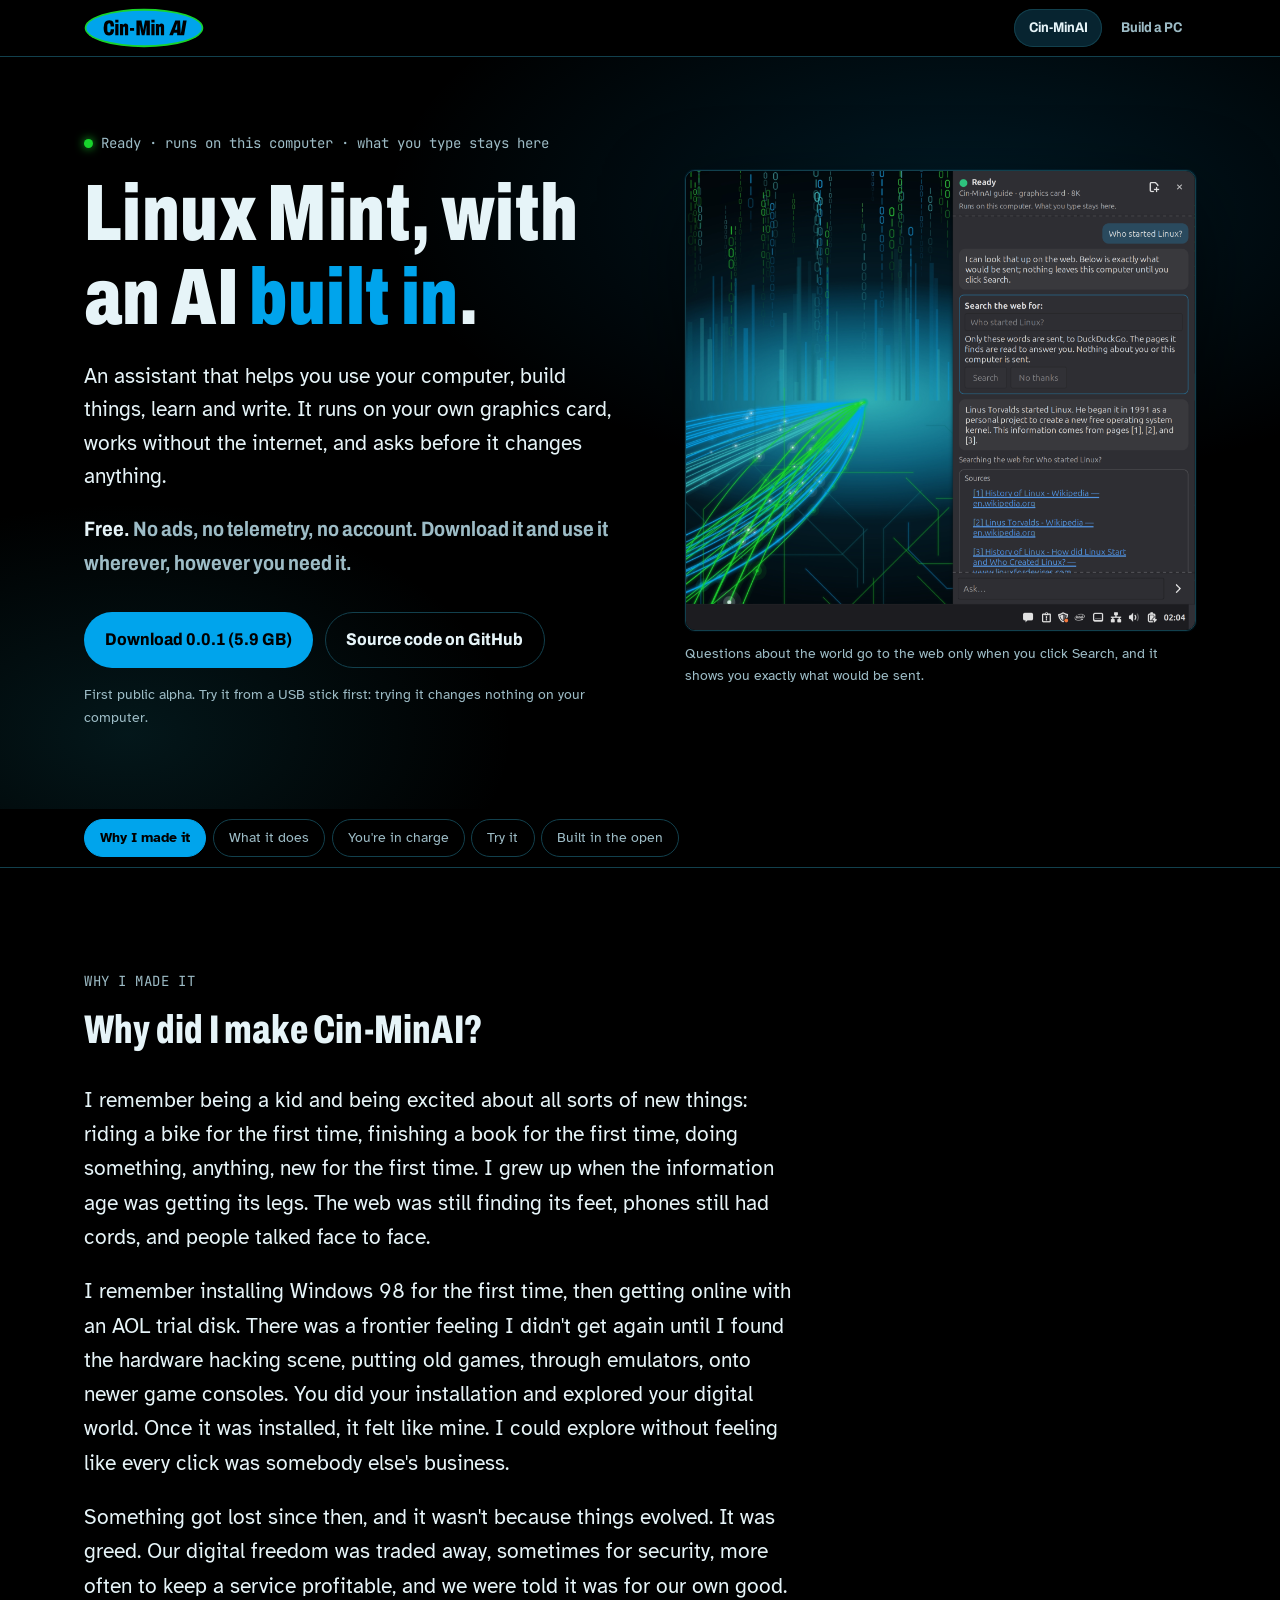
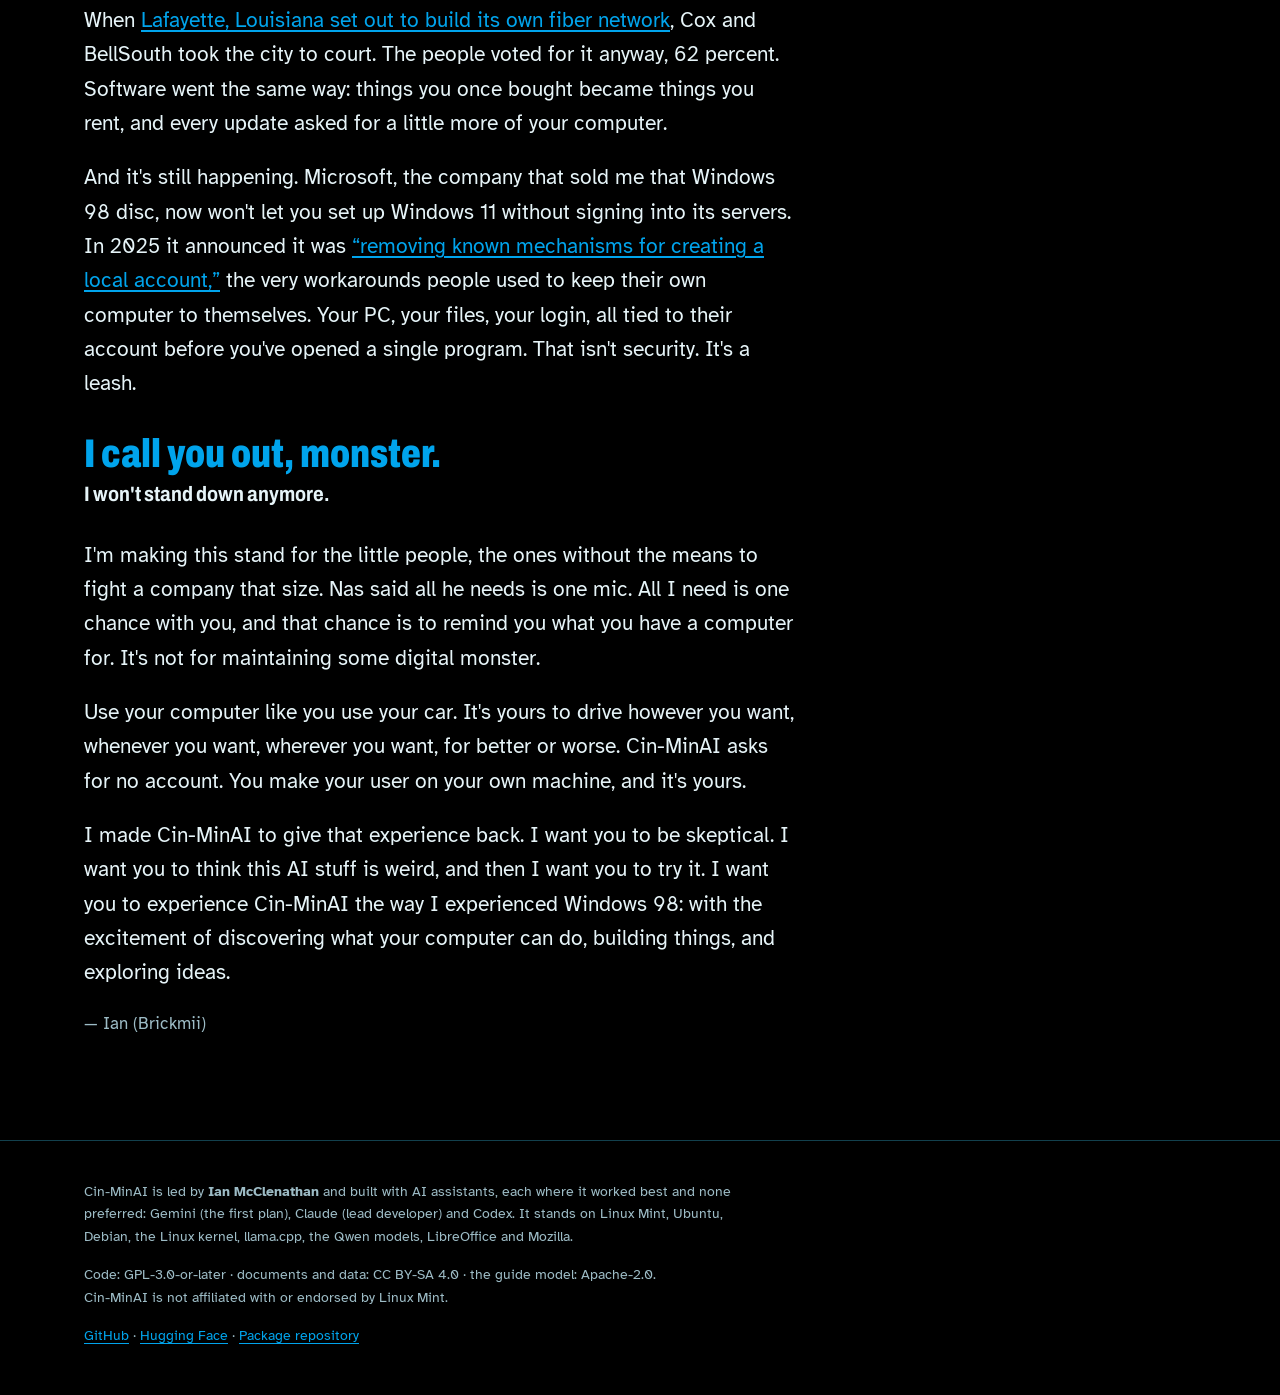
<file: index.html>
<!doctype html>
<html lang="en">
<head>
<meta charset="utf-8">
<meta name="viewport" content="width=device-width, initial-scale=1, viewport-fit=cover">
<link rel="icon" href="img/logo.svg" type="image/svg+xml">
<meta property="og:title" content="Cin-MinAI">
<meta property="og:description" content="Linux Mint with an AI assistant built in. It runs on your own graphics card. Free, no ads, no telemetry, no account.">
<meta property="og:image" content="https://cinminai.com/img/sidebar-web-search.png">
<meta property="og:url" content="https://cinminai.com/">
<link rel="canonical" href="https://cinminai.com/">
<title>Cin-MinAI</title>
<meta name="description" content="Linux Mint with an AI assistant built in. It runs on your own graphics card. Free, no ads, no telemetry, no account.">
<link rel="preconnect" href="https://fonts.googleapis.com">
<link rel="preconnect" href="https://fonts.gstatic.com" crossorigin>
<link rel="stylesheet" href="tabs.css">
<link rel="stylesheet" href="https://fonts.googleapis.com/css2?family=Archivo:wdth,wght@62..125,400..900&family=Atkinson+Hyperlegible:ital,wght@0,400;0,700;1,400&family=JetBrains+Mono:wght@400;600&display=swap">
<style>
/* Layout: the page reads like the desktop it describes. A dark "space" ground, the sidebar's own status line as the
   recurring motif, real screenshots as the evidence, and one condensed display face taken from the logo. */
:root {
  --void: #000000;          /* logo background, boot screens */
  --panel: #02141C;         /* deep panel: the sidebar's ground */
  --raised: #072430;        /* one step up from the panel */
  --line: #12404D;          /* circuit-teal hairlines */
  --signal: #00A4EC;        /* the brand colour */
  --ready: #18D42C;         /* only for "ready" dots, as in the real sidebar */
  --glow: #34B5B8;          /* hover and focus */
  --text: #E6F4F8;
  --muted: #9DBCC6;
  --on-signal: #000000;
  --display: "Archivo", "Arial Narrow", "Helvetica Neue", Arial, sans-serif;
  --body: "Atkinson Hyperlegible", "Segoe UI", Verdana, sans-serif;
  --mono: "JetBrains Mono", "DejaVu Sans Mono", Consolas, monospace;
  --step--1: 0.875rem; --step-0: 1.0625rem; --step-1: 1.3rem; --step-2: 1.75rem; --step-3: 2.5rem; --step-4: clamp(2.6rem, 7vw, 5rem);
  color-scheme: dark;
}
*, *::before, *::after { box-sizing: border-box; }
html { background: var(--void); }
body { margin: 0; background: var(--void); color: var(--text); font: 400 var(--step-0)/1.6 var(--body); }
a { color: var(--signal); text-underline-offset: 3px; }
a:hover { color: var(--glow); }
a:focus-visible, .btn:focus-visible { outline: 2px solid var(--glow); outline-offset: 3px; border-radius: 4px; }
img { max-width: 100%; height: auto; display: block; }
.wrap { max-width: 72rem; margin: 0 auto; padding-inline: 20px; }
h1, h2, h3 { font-family: var(--display); font-stretch: 70%; font-weight: 800; line-height: 1.05; text-wrap: balance; margin: 0; letter-spacing: 0.005em; }
h2 { font-size: var(--step-3); }
h3 { font-size: var(--step-1); font-stretch: 85%; font-weight: 750; line-height: 1.2; }
p { margin: 0; max-width: 65ch; }
.eyebrow { font-family: var(--mono); font-size: var(--step--1); color: var(--muted); letter-spacing: 0.04em; }
.status { display: inline-flex; align-items: center; gap: 0.55em; font-family: var(--mono); font-size: var(--step--1); color: var(--muted); }
.status::before { content: ""; width: 0.65em; height: 0.65em; border-radius: 50%; background: var(--ready); box-shadow: 0 0 10px var(--ready); flex: none; }
.status.lab::before { background: transparent; border: 2px solid var(--signal); box-shadow: none; }
section { padding-block: clamp(3.5rem, 8vw, 6.5rem); }
section + section { border-top: 1px solid var(--line); }

/* hero */
.hero { padding-block: clamp(2.5rem, 6vw, 4.5rem) clamp(3rem, 7vw, 5rem); background:
  radial-gradient(60rem 30rem at 75% 20%, rgba(0,164,236,0.16), transparent 60%),
  radial-gradient(40rem 24rem at 10% 90%, rgba(16,105,121,0.22), transparent 60%), var(--void); }
.top { display: flex; align-items: center; justify-content: space-between; gap: 1rem; flex-wrap: wrap; margin-bottom: clamp(2rem, 6vw, 4rem); }
.top img { width: 9.5rem; }
.top nav { display: flex; gap: 1.25rem; flex-wrap: wrap; font-size: var(--step--1); }
.top nav a { color: var(--muted); text-decoration: none; }
.top nav a:hover { color: var(--text); }
.hero-grid { display: grid; grid-template-columns: minmax(0, 1.05fr) minmax(0, 1fr); gap: clamp(2rem, 5vw, 4rem); align-items: center; }
.hero h1 { font-size: var(--step-4); font-weight: 850; }
.hero h1 em { font-style: normal; color: var(--signal); }
.lede { margin-top: 1.25rem; font-size: var(--step-1); color: var(--text); }
.promise { margin-top: 1.25rem; font-family: var(--display); font-stretch: 85%; font-weight: 700; font-size: var(--step-1); color: var(--muted); }
.promise b { color: var(--text); }
.actions { margin-top: 2rem; display: flex; gap: 0.75rem; flex-wrap: wrap; }
.btn { display: inline-flex; align-items: center; gap: 0.5rem; padding: 0.85rem 1.3rem; border-radius: 999px; font-family: var(--display); font-stretch: 90%; font-weight: 750; font-size: var(--step-0); text-decoration: none; }
.btn.primary { background: var(--signal); color: var(--on-signal); }
.btn.primary:hover { background: var(--glow); color: var(--on-signal); }
.btn.ghost { border: 1px solid var(--line); color: var(--text); }
.btn.ghost:hover { border-color: var(--glow); color: var(--text); }
.note { margin-top: 1rem; font-size: var(--step--1); color: var(--muted); }
.shot { border-radius: 10px; border: 1px solid var(--line); box-shadow: 0 30px 80px rgba(0,0,0,0.55), 0 0 0 1px rgba(0,164,236,0.08); background: var(--panel); }
figcaption { margin-top: 0.75rem; font-size: var(--step--1); color: var(--muted); max-width: 60ch; }

/* why: Ian's own words, one readable column */
.why { display: grid; gap: 1.25rem; max-width: 65ch; }
.why p { font-size: var(--step-1); line-height: 1.65; }
.why .stand { font-family: var(--display); font-stretch: 75%; font-weight: 850; font-size: var(--step-3); line-height: 1.1; color: var(--signal); margin-block: 0.75rem; }
.why .stand span { display: block; margin-top: 0.4rem; font-size: var(--step-1); font-stretch: 85%; font-weight: 700; color: var(--text); }
.why .sign { font-size: var(--step-0); color: var(--muted); }

/* the assistants */
.assistants-head { display: grid; gap: 1rem; margin-bottom: 2.5rem; }
.assistants { display: grid; grid-template-columns: repeat(3, minmax(0, 1fr)); gap: 1.25rem; }
.card { background: var(--panel); border: 1px solid var(--line); border-radius: 12px; padding: 1.5rem; display: grid; gap: 0.85rem; align-content: start; min-width: 0; }
.card .ask { font-family: var(--mono); font-size: var(--step--1); color: var(--text); background: var(--raised); border-radius: 8px; padding: 0.7rem 0.85rem; border-left: 2px solid var(--signal); }
.card p { color: var(--muted); }
.card.lab { background: transparent; border-style: dashed; }

/* story strips */
.story { display: grid; gap: 2.5rem; }
.excerpt { margin: 0; max-width: 65ch; padding: 0.25rem 0 0.25rem 1.25rem; border-left: 3px solid var(--signal); }
.excerpt p { margin: 0; font-size: var(--step-1, 1.15rem); line-height: 1.65; }
.excerpt footer { margin-top: 0.9rem; font-size: var(--step--1); color: var(--muted); }
.story-head { display: grid; gap: 1rem; }
.steps { display: grid; grid-template-columns: repeat(2, minmax(0, 1fr)); gap: 2rem 1.5rem; counter-reset: step; }
.steps figure { margin: 0; min-width: 0; }
.steps figcaption { display: flex; gap: 0.6rem; align-items: baseline; }
.steps figcaption::before { counter-increment: step; content: counter(step); font-family: var(--mono); color: var(--signal); font-weight: 600; flex: none; }

/* principles */
.principles { display: grid; grid-template-columns: repeat(2, minmax(0, 1fr)); gap: 2rem 3rem; }
.principles div { display: grid; gap: 0.5rem; min-width: 0; }
.principles p { color: var(--muted); }

/* try it */
.try { display: grid; grid-template-columns: minmax(0, 1.2fr) minmax(0, 1fr); gap: clamp(2rem, 5vw, 4rem); }
.try ol { margin: 1.5rem 0 0; padding: 0; list-style: none; display: grid; gap: 1.1rem; counter-reset: t; }
.try li { display: grid; grid-template-columns: 2.2rem minmax(0, 1fr); gap: 0.75rem; }
.try li::before { counter-increment: t; content: counter(t); font-family: var(--display); font-stretch: 70%; font-weight: 850; font-size: var(--step-2); color: var(--signal); line-height: 1; }
.try li b { display: block; }
.try li span { color: var(--muted); }
.needs { background: var(--panel); border: 1px solid var(--line); border-radius: 12px; padding: 1.5rem; display: grid; gap: 1rem; align-content: start; }
.needs ul { margin: 0; padding-left: 1.1rem; display: grid; gap: 0.6rem; color: var(--muted); }
.needs li b { color: var(--text); }

/* built in the open */
.photos { display: grid; grid-template-columns: repeat(4, minmax(0, 1fr)); gap: 1.25rem; margin-top: 2.5rem; }
.photos figure { margin: 0; min-width: 0; }
.photos img { border-radius: 8px; border: 1px solid var(--line); aspect-ratio: 3 / 4; object-fit: cover; width: 100%; }
.open-links { margin-top: 2.5rem; display: flex; flex-wrap: wrap; gap: 0.75rem; }

footer { border-top: 1px solid var(--line); padding-block: 2.5rem 3rem; color: var(--muted); font-size: var(--step--1); }
footer .wrap { display: grid; gap: 1rem; }
.credits { max-width: 75ch; }

@media (max-width: 900px) {
  .hero-grid, .try { grid-template-columns: minmax(0, 1fr); }
  .assistants { grid-template-columns: repeat(2, minmax(0, 1fr)); }
  .photos { grid-template-columns: repeat(2, minmax(0, 1fr)); }
}
@media (max-width: 620px) {
  .assistants, .steps, .principles { grid-template-columns: minmax(0, 1fr); }
  .top nav { display: none; }
}
@media (prefers-reduced-motion: no-preference) {
  .btn { transition: background-color 0.15s, border-color 0.15s, color 0.15s; }
}
</style>
</head>
<body>

<div class="sitebar">
  <div class="wrap">
    <a href="./"><img src="img/logo.svg" alt="Cin-MinAI" width="152" height="50"></a>
    <nav class="sitetabs" aria-label="Site">
      <a href="./" aria-current="page">Cin-MinAI</a>
      <a href="build-a-pc.html">Build a PC</a>
    </nav>
  </div>
</div>

<header class="hero">
  <div class="wrap">
    <div class="hero-grid">
      <div>
        <p class="status">Ready · runs on this computer · what you type stays here</p>
        <h1 style="margin-top:1rem">Linux Mint, with an AI <em>built in</em>.</h1>
        <p class="lede">An assistant that helps you use your computer, build things, learn and write. It runs on your own
          graphics card, works without the internet, and asks before it changes anything.</p>
        <p class="promise"><b>Free.</b> No ads, no telemetry, no account. Download it and use it wherever, however you need it.</p>
        <div class="actions">
          <a class="btn primary" href="https://huggingface.co/CinMin/Cin-MinAI-OS">Download 0.0.1 (5.9 GB)</a>
          <a class="btn ghost" href="https://github.com/Cin-MinAI/Cin-MinAI">Source code on GitHub</a>
        </div>
        <p class="note">First public alpha. Try it from a USB stick first: trying it changes nothing on your computer.</p>
      </div>
      <figure style="margin:0">
        <img class="shot" src="img/sidebar-web-search.png" width="1797" height="1620"
             alt="The Cin-MinAI sidebar answering “Who started Linux?”: it shows exactly what would be sent to the web, waits for the Search click, then answers with three sources">
        <figcaption>Questions about the world go to the web only when you click Search, and it shows you exactly what would be sent.</figcaption>
      </figure>
    </div>
  </div>
</header>

<nav class="tabs" aria-label="Sections">
  <div class="wrap" role="tablist">
    <a role="tab" href="#why" aria-controls="why">Why I made it</a>
    <a role="tab" href="#assistants" aria-controls="assistants">What it does</a>
    <a role="tab" href="#in-charge" aria-controls="in-charge">You're in charge</a>
    <a role="tab" href="#try" aria-controls="try">Try it</a>
    <a role="tab" href="#open" aria-controls="open">Built in the open</a>
  </div>
</nav>

<main>
  <section id="why" role="tabpanel">
    <div class="wrap">
      <p class="eyebrow">WHY I MADE IT</p>
      <h2 style="margin-block:1rem 2rem">Why did I make Cin-MinAI?</h2>
      <div class="why">
        <p>I remember being a kid and being excited about all sorts of new things: riding a bike for the first time, finishing a book for the first time, doing something, anything, new for the first time. I grew up when the information age was getting its legs. The web was still finding its feet, phones still had cords, and people talked face to face.</p>
        <p>I remember installing Windows 98 for the first time, then getting online with an AOL trial disk. There was a frontier feeling I didn't get again until I found the hardware hacking scene, putting old games, through emulators, onto newer game consoles. You did your installation and explored your digital world. Once it was installed, it felt like mine. I could explore without feeling like every click was somebody else's business.</p>
        <p>Something got lost since then, and it wasn't because things evolved. It was greed. Our digital freedom was traded away, sometimes for security, more often to keep a service profitable, and we were told it was for our own good. When <a href="https://en.wikipedia.org/wiki/LUSFiber">Lafayette, Louisiana set out to build its own fiber network</a>, Cox and BellSouth took the city to court. The people voted for it anyway, 62 percent. Software went the same way: things you once bought became things you rent, and every update asked for a little more of your computer.</p>
        <p>And it's still happening. Microsoft, the company that sold me that Windows 98 disc, now won't let you set up Windows 11 without signing into its servers. In 2025 it announced it was <a href="https://www.techradar.com/computing/windows/microsoft-is-removing-known-mechanisms-for-creating-a-local-account">“removing known mechanisms for creating a local account,”</a> the very workarounds people used to keep their own computer to themselves. Your PC, your files, your login, all tied to their account before you've opened a single program. That isn't security. It's a leash.</p>
        <p class="stand">I call you out, monster.<span>I won't stand down anymore.</span></p>
        <p>I'm making this stand for the little people, the ones without the means to fight a company that size. Nas said all he needs is one mic. All I need is one chance with you, and that chance is to remind you what you have a computer for. It's not for maintaining some digital monster.</p>
        <p>Use your computer like you use your car. It's yours to drive however you want, whenever you want, wherever you want, for better or worse. Cin-MinAI asks for no account. You make your user on your own machine, and it's yours.</p>
        <p>I made Cin-MinAI to give that experience back. I want you to be skeptical. I want you to think this AI stuff is weird, and then I want you to try it. I want you to experience Cin-MinAI the way I experienced Windows 98: with the excitement of discovering what your computer can do, building things, and exploring ideas.</p>
        <p class="sign">— Ian (Brickmii)</p>
      </div>
    </div>
  </section>

  <div id="assistants" role="tabpanel">
  <section>
    <div class="wrap">
      <div class="assistants-head">
        <p class="eyebrow">ONE ASSISTANT, MANY JOBS</p>
        <h2>Everything it helps with, on your own machine</h2>
        <p style="color:var(--muted)">One assistant lives in the sidebar (or press Super+A). A second workspace, AICUI, is for building
          and learning code. Both run locally, on the model that fits your computer.</p>
      </div>
      <div class="assistants">
        <article class="card">
          <span class="status">In 0.0.1</span>
          <h3>Your computer's assistant</h3>
          <p class="ask">Is my disk OK? It froze twice today.</p>
          <p>It reads your system's own records and explains what's wrong and what to do first, in plain words, without the terminal.</p>
        </article>
        <article class="card">
          <span class="status">In 0.0.1</span>
          <h3>Learn Linux, coming from Windows</h3>
          <p class="ask">Where's my C: drive? How do I do updates, like Windows Update?</p>
          <p>It knows Mint's real menu names, gives numbered steps and opens the right settings for you. In English, Spanish, Portuguese, French, German and Japanese.</p>
        </article>
        <article class="card">
          <span class="status">In 0.0.1</span>
          <h3>Coding assistant</h3>
          <p class="ask">Make a wedding page with an RSVP form and a countdown.</p>
          <p>AICUI writes the project, runs it, checks it and shows you every change before it makes it. On ten-year-old hardware it built a game and a wedding page.</p>
        </article>
        <article class="card">
          <span class="status">In 0.0.1</span>
          <h3>Teaching assistant</h3>
          <p class="ask">Don't fix it yet. Tell me what I did wrong, then we can fix it.</p>
          <p>It explains your mistake line by line, waits until you want the fix, then runs your code to prove it works.</p>
        </article>
        <article class="card">
          <span class="status">In 0.0.1</span>
          <h3>Writing assistant</h3>
          <p class="ask">I have an idea for a story but I'm stuck.</p>
          <p>Throw ideas at the wall: it keeps them as notes (facts, characters, places, ideas) and asks you questions, step by step through the shape of a story, until it comes together. Plus a private journal that stays yours.</p>
        </article>
        <article class="card">
          <span class="status">In 0.0.1</span>
          <h3>Planning assistant</h3>
          <p class="ask">Page structure · styling · mobile menu · countdown · RSVP · final check</p>
          <p>It breaks a project into goals and ticks each one only when the project's own checks pass. Not when it thinks it's done.</p>
        </article>
      </div>
      <article class="card" style="margin-top:1.25rem">
        <span class="status">In update 3</span>
        <h3>It watches the video so you don't have to</h3>
        <p class="ask">Summarize this video.</p>
        <p>Watching a YouTube video in Firefox? Ask, and it reads the video's transcript and preview pictures and tells you what's in it, without the ad breaks and without playing it.
          Show it a photo, a screenshot of an error, a scanned letter or a video file, and it describes it, summarizes it or reads it out. All on this computer.</p>
      </article>
      <article class="card" style="margin-top:1.25rem">
        <span class="status">In update 5</span>
        <h3>The news, as who says what</h3>
        <p class="ask">What's the latest on the Artemis mission?</p>
        <p>It shows what's on hand: each outlet's headline word for word with its date, posts from Reddit and Mastodon credited to who posted them (claims nobody checked), and the subject's own pages. It never says what happened, only who says what, so you can decide for yourself.
          Say “keep me up to date on…” and it looks once a day and shows only what's new. Before anything is sent, it shows you the words and where they go.</p>
      </article>
    </div>
  </section>

  <section>
    <div class="wrap story">
      <div class="story-head">
        <p class="eyebrow">THE CODING ASSISTANT, ON A REAL PROJECT</p>
        <h2>“Add a note about bringing swimming gear”</h2>
        <p style="color:var(--muted)">A wedding page AICUI built earlier, and one small change. Recorded on a 2014 quad-core with a GTX 1080 Ti.</p>
      </div>
      <div class="steps">
        <figure>
          <img class="shot" src="img/aicui-wedding-page.png" width="2048" height="1080" loading="lazy" alt="AICUI with the wedding project open: the file tree, six goals ticked, the AI terminal, and beside it the finished page in Firefox">
          <figcaption>The project: six goals, each ticked only after its checks passed.</figcaption>
        </figure>
        <figure>
          <img class="shot" src="img/aicui-asks-before-editing.png" width="2048" height="1080" loading="lazy" alt="AICUI showing its change to index.html with a bar: Waiting for you: allow edit index.html? Allow, Always, No">
          <figcaption>It shows the exact change and waits for you: Allow, Always or No.</figcaption>
        </figure>
        <figure>
          <img class="shot" src="img/aicui-edit-done.png" width="2048" height="1080" loading="lazy" alt="AICUI after the edit: done, the note quoted, and where it sits on the page">
          <figcaption>It makes the change, checks it, and says where it went.</figcaption>
        </figure>
        <figure>
          <img class="shot" src="img/wedding-page-edited.png" width="2048" height="1080" loading="lazy" alt="The wedding page in Firefox with the new swimming-gear note under the parking note">
          <figcaption>The page, updated.</figcaption>
        </figure>
      </div>
    </div>
  </section>

  <section>
    <div class="wrap story">
      <div class="story-head">
        <p class="eyebrow">THE TEACHING ASSISTANT</p>
        <h2>Learn from your own mistakes</h2>
        <p style="color:var(--muted)">A broken two-line Python script, and a request to explain before fixing.</p>
      </div>
      <div class="steps">
        <figure>
          <img class="shot" src="img/aicui-explains-then-fixes.png" width="2048" height="1080" loading="lazy" alt="AICUI explaining two mistakes in a Python script line by line, then asking: Want me to fix it now?">
          <figcaption>It explains each mistake, asks before fixing, and shows the change.</figcaption>
        </figure>
        <figure>
          <img class="shot" src="img/aicui-fixed-and-checked.png" width="2048" height="1080" loading="lazy" alt="AICUI after the fix: it ran the script, which printed Hello World twice, and summarized the two changes">
          <figcaption>Then it runs your script to prove the fix and sums up what changed.</figcaption>
        </figure>
      </div>
    </div>
  </section>

  <section>
    <div class="wrap story">
      <div class="story-head">
        <p class="eyebrow">THE WRITING ASSISTANT, ON A REAL STORY</p>
        <h2>“The Indigo Incident”</h2>
        <p style="color:var(--muted)">A painting company that paints with glitter, an office chicken, and a team missing someone. The ideas were thrown at the wall and kept as notes; the assistant asked questions until they took the shape of a story, then wrote a 5,000-word first draft with its writing model, on a GTX 1080 Ti. Not edited:</p>
      </div>
      <blockquote class="excerpt">
        <p>One day, when a client arrived to inspect their newly painted kitchen, Steven greeted them with a bow and a flourish, as if he were hosting a royal event. The client, a young man named Mark, looked at the walls—painted in deep blue with flecks of gold glitter and a mural of a sun rising over the Caribbean. He turned to Steven, who was now wearing a crown made of paintbrushes. “This is… something,” Mark said. Steven nodded solemnly. “We’re not just painting houses, Mark. We’re painting dreams.” Mark blinked. “I thought we were just painting a kitchen.” Steven grinned. “Well, you get both.”</p>
        <footer>From the first draft. A first draft is where your editing starts, and the story stays yours: a document in your Documents folder, and in Writer when you want it.</footer>
      </blockquote>
    </div>
  </section>

  </div>

  <section id="in-charge" role="tabpanel">
    <div class="wrap">
      <p class="eyebrow">YOU OWN THE COMPUTER, AND THE BUTTON</p>
      <h2 style="margin-block:1rem 2.5rem">The assistant may recommend, explain and prepare. It never approves.</h2>
      <div class="principles">
        <div><h3>It runs on your computer</h3><p>The model runs on your own graphics card with llama.cpp. Nothing you type leaves the machine unless you ask for a search or the news, and it shows what would be sent, and where, first.</p></div>
        <div><h3>It asks first</h3><p>Anything that changes your system or your files asks first. Administrator actions ask for your password every time.</p></div>
        <div><h3>Nothing about you, anywhere</h3><p>No ads, no telemetry, no account. Its only connections are updates, models you choose to download, the searches and news you ask for, and news watches you set up (once a day, until you stop them).</p></div>
        <div><h3>Every update is signed by a person</h3><p>Updates come from our own repository, signed with a key that lives on a USB stick in a drawer and is used by hand for each release.</p></div>
      </div>
    </div>
  </section>

  <section id="try" role="tabpanel">
    <div class="wrap try">
      <div>
        <p class="eyebrow">TRY IT</p>
        <h2 style="margin-top:1rem">From download to daily use</h2>
        <ol>
          <li><div><b>Download</b><span>The ISO from Hugging Face. The page shows its SHA-256, so you can check the file is really ours.</span></div></li>
          <li><div><b>Write it to a USB stick</b><span>With balenaEtcher or Rufus, from Windows, no commands. <a href="https://github.com/Cin-MinAI/Cin-MinAI/blob/main/docs/install/make-usb-stick.md">Step-by-step guide</a>.</span></div></li>
          <li><div><b>Start from the stick and try it</b><span>The assistant works right away, even offline: a small model comes on the stick.</span></div></li>
          <li><div><b>Install it</b><span>On a drive, when you're ready.</span></div></li>
          <li><div><b>Use it every day</b><span>And find out what it's good for. That's the point.</span></div></li>
        </ol>
      </div>
      <aside class="needs">
        <h3>What you need</h3>
        <ul>
          <li>A 64-bit PC that runs Linux Mint 22, and an <b>8 GB USB stick</b> to try it.</li>
          <li>For full speed: a graphics card with <b>6 GB or more</b>. NVIDIA (GTX 10 series and newer) or AMD (less tested, reports welcome). Without one it still works, slowly, on the processor.</li>
          <li>Disk space: what Mint needs (20 GB) plus about 3 GB for the built-in model.</li>
        </ul>
        <p style="color:var(--muted)">Building a computer for it? <a href="build-a-pc.html">Build a PC for Cin-MinAI</a>: every part, how they fit, and how to put it together.</p>
        <p style="color:var(--muted)">No picture? The assistant can't help with a black screen, so the hardware lessons are written down: <a href="https://github.com/Cin-MinAI/Cin-MinAI/blob/main/docs/hardware.md">hardware notes</a>.</p>
      </aside>
    </div>
  </section>

  <section id="open" role="tabpanel">
    <div class="wrap">
      <p class="eyebrow">BUILT IN THE OPEN</p>
      <h2 style="margin-top:1rem">Every decision and every failure, written down</h2>
      <p style="margin-top:1rem;color:var(--muted)">Phone photos from the first boots: the first live USB answering questions, choosing a driver
        on real hardware, a boot menu that still said Linux Mint, and a shutdown that hung. All fixed, all in the journal.</p>
      <div class="photos">
        <figure><img src="img/09-lookup-check-decline.jpg" width="480" height="640" loading="lazy" alt="Phone photo: the sidebar on the first live USB answering a Wi-Fi question, a disk check and a polite no to a voting question"><figcaption>The first live USB.</figcaption></figure>
        <figure><img src="img/04-assistant-which-driver.jpg" width="480" height="640" loading="lazy" alt="Phone photo: the assistant opening Driver Manager and checking which graphics driver the GTX 1080 Ti needs"><figcaption>“There's 2 drivers, which one is for my computer?”</figcaption></figure>
        <figure><img src="img/01-grub-menu-still-mint.jpg" width="640" height="480" loading="lazy" alt="Phone photo: the first boot menu, still saying Linux Mint"><figcaption>The first boot menu still said Linux Mint.</figcaption></figure>
        <figure><img src="img/12-shutdown-at-spi-not-responding.jpg" width="640" height="480" loading="lazy" alt="Phone photo: a shutdown dialog saying at-spi-registryd is not responding"><figcaption>The first shutdown hung.</figcaption></figure>
      </div>
      <div class="open-links">
        <a class="btn ghost" href="https://github.com/Cin-MinAI/Cin-MinAI/blob/main/docs/dev-journal.md">The development journal</a>
        <a class="btn ghost" href="https://github.com/Cin-MinAI/Cin-MinAI/blob/main/docs/PLAN.md">Every decision (PLAN)</a>
        <a class="btn ghost" href="https://huggingface.co/CinMin/guide-4b">The built-in model and how it was trained</a>
      </div>
    </div>
  </section>
</main>

<footer>
  <div class="wrap">
    <p class="credits">Cin-MinAI is led by <b>Ian McClenathan</b> and built with AI assistants, each where it worked best and none
      preferred: Gemini (the first plan), Claude (lead developer) and Codex. It stands on Linux Mint, Ubuntu, Debian, the Linux kernel,
      llama.cpp, the Qwen models, LibreOffice and Mozilla.</p>
    <p>Code: GPL-3.0-or-later · documents and data: CC BY-SA 4.0 · the guide model: Apache-2.0. Cin-MinAI is not affiliated with or endorsed by Linux Mint.</p>
    <p><a href="https://github.com/Cin-MinAI/Cin-MinAI">GitHub</a> · <a href="https://huggingface.co/CinMin">Hugging Face</a> · <a href="https://cin-minai.github.io/cinminai-apt/">Package repository</a></p>
  </div>
</footer>
<script src="tabs.js" defer></script>
</body>
</html>
</file>
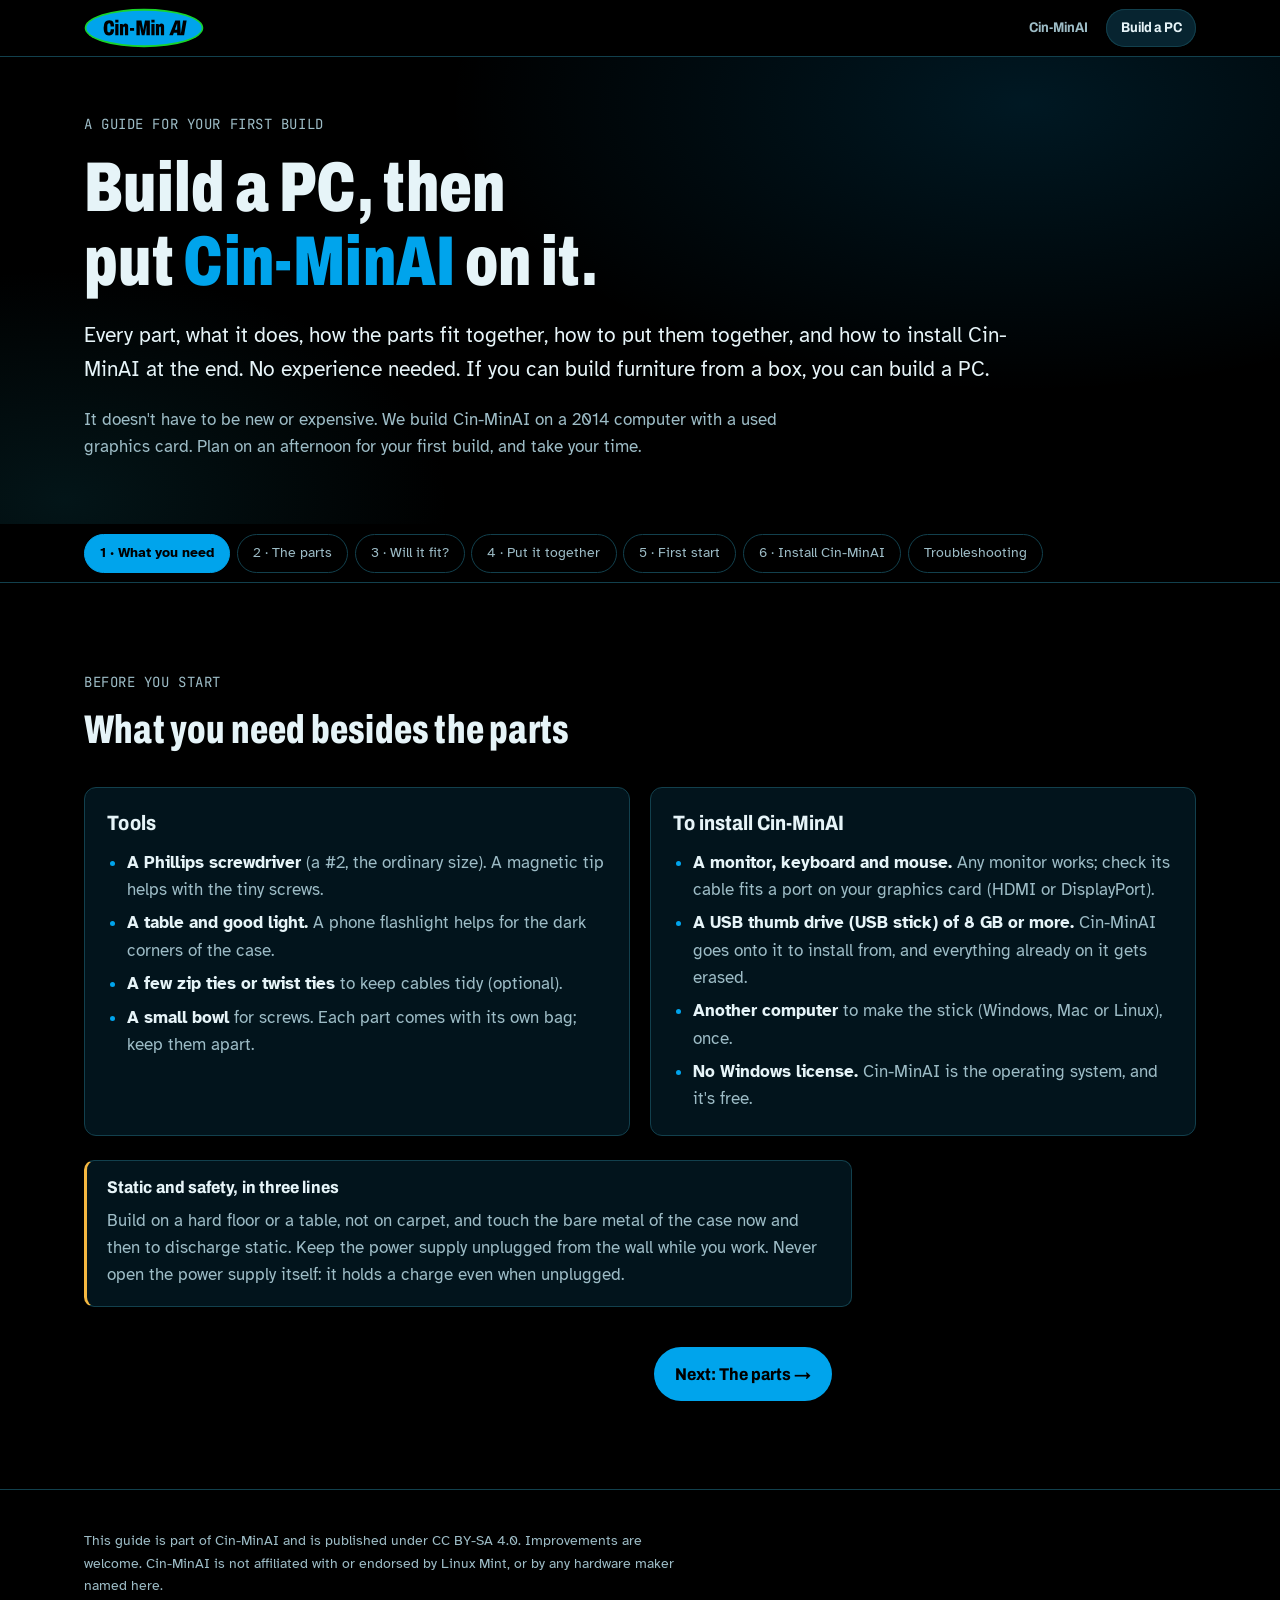
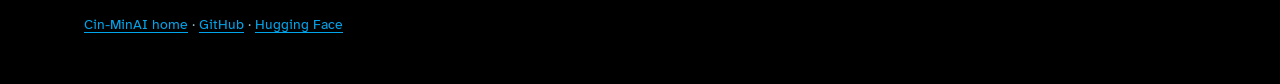
<file: build-a-pc.html>
<!doctype html>
<html lang="en">
<head>
<meta charset="utf-8">
<meta name="viewport" content="width=device-width, initial-scale=1, viewport-fit=cover">
<link rel="icon" href="img/logo.svg" type="image/svg+xml">
<meta property="og:title" content="Build a PC for Cin-MinAI">
<meta property="og:url" content="https://cinminai.com/build-a-pc.html">
<link rel="canonical" href="https://cinminai.com/build-a-pc.html">
<meta property="og:description" content="Every part, what it does, how they fit together, how to put them together, and how to put Cin-MinAI on it. Written for your first build.">
<title>Build a PC for Cin-MinAI</title>
<meta name="description" content="Every part, what it does, how they fit together, how to put them together, and how to put Cin-MinAI on it. Written for your first build.">
<link rel="preconnect" href="https://fonts.googleapis.com">
<link rel="preconnect" href="https://fonts.gstatic.com" crossorigin>
<link rel="stylesheet" href="tabs.css">
<link rel="stylesheet" href="https://fonts.googleapis.com/css2?family=Archivo:wdth,wght@62..125,400..900&family=Atkinson+Hyperlegible:ital,wght@0,400;0,700;1,400&family=JetBrains+Mono:wght@400;600&display=swap">
<style>
/* The same ground as the home page (index.html): the dark panel, the brand blue, the condensed display face. This
   page is a manual, so it reads in one column with a parts grid, numbered steps and a fault table. */
:root {
  --void: #000000;
  --panel: #02141C;
  --raised: #072430;
  --line: #12404D;
  --signal: #00A4EC;
  --ready: #18D42C;
  --warn: #F5B841;
  --glow: #34B5B8;
  --text: #E6F4F8;
  --muted: #9DBCC6;
  --on-signal: #000000;
  --display: "Archivo", "Arial Narrow", "Helvetica Neue", Arial, sans-serif;
  --body: "Atkinson Hyperlegible", "Segoe UI", Verdana, sans-serif;
  --mono: "JetBrains Mono", "DejaVu Sans Mono", Consolas, monospace;
  --step--1: 0.875rem; --step-0: 1.0625rem; --step-1: 1.3rem; --step-2: 1.75rem; --step-3: 2.5rem; --step-4: clamp(2.4rem, 6.5vw, 4.4rem);
  color-scheme: dark;
}
*, *::before, *::after { box-sizing: border-box; }
html { background: var(--void); scroll-padding-top: 1rem; }
body { margin: 0; background: var(--void); color: var(--text); font: 400 var(--step-0)/1.6 var(--body); }
a { color: var(--signal); text-underline-offset: 3px; }
a:hover { color: var(--glow); }
a:focus-visible, .btn:focus-visible { outline: 2px solid var(--glow); outline-offset: 3px; border-radius: 4px; }
.wrap { max-width: 72rem; margin: 0 auto; padding-inline: 20px; }
.col { max-width: 48rem; }
h1, h2, h3 { font-family: var(--display); font-stretch: 70%; font-weight: 800; line-height: 1.05; text-wrap: balance; margin: 0; letter-spacing: 0.005em; }
h2 { font-size: var(--step-3); }
h3 { font-size: var(--step-1); font-stretch: 85%; font-weight: 750; line-height: 1.2; }
p { margin: 0; max-width: 68ch; }
b, strong { color: var(--text); }
.eyebrow { font-family: var(--mono); font-size: var(--step--1); color: var(--muted); letter-spacing: 0.04em; }
.muted { color: var(--muted); }
section { padding-block: clamp(3rem, 7vw, 5.5rem); }
section + section { border-top: 1px solid var(--line); }
.head { display: grid; gap: 1rem; margin-bottom: 2.25rem; }
.flow > * + * { margin-top: 1rem; }

/* top */
.hero { padding-block: clamp(2rem, 5vw, 3.5rem) clamp(2.5rem, 6vw, 4rem); background:
  radial-gradient(60rem 30rem at 80% 10%, rgba(0,164,236,0.15), transparent 60%),
  radial-gradient(40rem 24rem at 5% 95%, rgba(16,105,121,0.2), transparent 60%), var(--void); }
.hero h1 { font-size: var(--step-4); font-weight: 850; max-width: 18ch; }
.hero h1 em { font-style: normal; color: var(--signal); }
.lede { margin-top: 1.25rem; font-size: var(--step-1); }
.toc { margin-top: 2rem; display: flex; flex-wrap: wrap; gap: 0.5rem; padding: 0; list-style: none; }
.toc a { display: inline-block; padding: 0.45rem 0.9rem; border: 1px solid var(--line); border-radius: 999px; color: var(--text); text-decoration: none; font-size: var(--step--1); }
.toc a:hover { border-color: var(--glow); }

/* callouts */
.callout { background: var(--panel); border: 1px solid var(--line); border-left: 3px solid var(--signal); border-radius: 10px; padding: 1.1rem 1.25rem; display: grid; gap: 0.5rem; max-width: 48rem; }
.callout.warn { border-left-color: var(--warn); }
.callout h3 { font-size: var(--step-0); font-stretch: 90%; }
.callout p { color: var(--muted); }

/* tools and the shopping list */
.list { margin: 0; padding-left: 1.2rem; display: grid; gap: 0.55rem; }
.list li::marker { color: var(--signal); }
.parts { display: grid; grid-template-columns: repeat(2, minmax(0, 1fr)); gap: 1.25rem; }
.part { background: var(--panel); border: 1px solid var(--line); border-radius: 12px; padding: 1.4rem; display: grid; gap: 0.8rem; align-content: start; min-width: 0; }
.part .what { font-family: var(--mono); font-size: var(--step--1); color: var(--signal); }
.part p, .part li { color: var(--muted); }
.part .list { gap: 0.4rem; }
.part .fit { font-size: var(--step--1); background: var(--raised); border-radius: 8px; padding: 0.7rem 0.85rem; color: var(--text); }
.part .fit b { color: var(--warn); }
.part.wide { grid-column: 1 / -1; }

/* the compatibility checklist */
.checks { list-style: none; margin: 0; padding: 0; display: grid; gap: 0.75rem; max-width: 52rem; }
.checks li { display: grid; grid-template-columns: 1.6rem minmax(0, 1fr); gap: 0.6rem; }
.checks li::before { content: ""; width: 1.05rem; height: 1.05rem; margin-top: 0.3rem; border: 2px solid var(--signal); border-radius: 4px; }
.checks span { color: var(--muted); }

/* numbered steps */
.steps { list-style: none; margin: 0; padding: 0; display: grid; gap: 1.6rem; counter-reset: s; max-width: 52rem; }
.steps > li { display: grid; grid-template-columns: 2.6rem minmax(0, 1fr); gap: 0.9rem; }
.steps > li::before { counter-increment: s; content: counter(s); font-family: var(--display); font-stretch: 70%; font-weight: 850; font-size: var(--step-2); color: var(--signal); line-height: 1; }
.steps h3 { margin-bottom: 0.4rem; }
.steps p { color: var(--muted); }
.steps p + p, .steps p + .list, .steps .list + p { margin-top: 0.6rem; }
.steps .list { color: var(--muted); }
.key { font-family: var(--mono); font-size: 0.92em; background: var(--raised); border: 1px solid var(--line); border-radius: 5px; padding: 0.05rem 0.4rem; color: var(--text); white-space: nowrap; }

/* the fault table */
.faults { width: 100%; max-width: 60rem; border-collapse: collapse; font-size: var(--step--1); }
.faults th, .faults td { text-align: left; vertical-align: top; padding: 0.85rem 0.9rem; border-bottom: 1px solid var(--line); }
.faults th { font-family: var(--mono); font-weight: 600; color: var(--muted); font-size: 0.8rem; letter-spacing: 0.04em; }
.faults td:first-child { color: var(--text); font-weight: 700; width: 32%; }
.faults td { color: var(--muted); }

.btn { display: inline-flex; align-items: center; gap: 0.5rem; padding: 0.85rem 1.3rem; border-radius: 999px; font-family: var(--display); font-stretch: 90%; font-weight: 750; font-size: var(--step-0); text-decoration: none; }
.btn.primary { background: var(--signal); color: var(--on-signal); }
.btn.primary:hover { background: var(--glow); color: var(--on-signal); }
.btn.ghost { border: 1px solid var(--line); color: var(--text); }
.btn.ghost:hover { border-color: var(--glow); color: var(--text); }
.actions { margin-top: 1.75rem; display: flex; gap: 0.75rem; flex-wrap: wrap; }

footer { border-top: 1px solid var(--line); padding-block: 2.5rem 3rem; color: var(--muted); font-size: var(--step--1); }
footer .wrap { display: grid; gap: 1rem; }

@media (max-width: 760px) {
  .parts { grid-template-columns: minmax(0, 1fr); }
  .faults, .faults tbody, .faults tr, .faults td { display: block; width: 100%; }
  .faults thead { display: none; }
  .faults tr { border-bottom: 1px solid var(--line); padding-block: 0.6rem; }
  .faults td { border: 0; padding: 0.25rem 0; }
  .faults td:first-child { width: 100%; }
}
@media (prefers-reduced-motion: no-preference) {
  .btn, .toc a { transition: background-color 0.15s, border-color 0.15s, color 0.15s; }
}
@media print {
  :root { --void: #fff; --panel: #fff; --raised: #f2f5f6; --line: #c9d6db; --text: #000; --muted: #333; --signal: #005f8a; }
  .hero { background: none; }
  .toc, .actions { display: none; }
  section { padding-block: 1.5rem; }
}
</style>
</head>
<body>

<div class="sitebar">
  <div class="wrap">
    <a href="./"><img src="img/logo.svg" alt="Cin-MinAI home" width="152" height="50"></a>
    <nav class="sitetabs" aria-label="Site">
      <a href="./">Cin-MinAI</a>
      <a href="build-a-pc.html" aria-current="page">Build a PC</a>
    </nav>
  </div>
</div>

<header class="hero">
  <div class="wrap">
    <p class="eyebrow">A GUIDE FOR YOUR FIRST BUILD</p>
    <h1 style="margin-top:1rem">Build a PC, then put <em>Cin-MinAI</em> on it.</h1>
    <p class="lede">Every part, what it does, how the parts fit together, how to put them together, and how to
      install Cin-MinAI at the end. No experience needed. If you can build furniture from a box, you can build a PC.</p>
    <p class="lede muted" style="font-size:var(--step-0)">It doesn't have to be new or expensive. We build Cin-MinAI
      on a 2014 computer with a used graphics card. Plan on an afternoon for your first build, and take your time.</p>
  </div>
</header>

<nav class="tabs" aria-label="Steps">
  <div class="wrap" role="tablist">
    <a role="tab" href="#tools" aria-controls="tools">1 · What you need</a>
    <a role="tab" href="#parts" aria-controls="parts">2 · The parts</a>
    <a role="tab" href="#fit" aria-controls="fit">3 · Will it fit?</a>
    <a role="tab" href="#build" aria-controls="build">4 · Put it together</a>
    <a role="tab" href="#first-start" aria-controls="first-start">5 · First start</a>
    <a role="tab" href="#install" aria-controls="install">6 · Install Cin-MinAI</a>
    <a role="tab" href="#trouble" aria-controls="trouble">Troubleshooting</a>
  </div>
</nav>

<main>

  <section id="tools" role="tabpanel">
    <div class="wrap">
      <div class="head col">
        <p class="eyebrow">BEFORE YOU START</p>
        <h2>What you need besides the parts</h2>
      </div>
      <div class="parts">
        <div class="part">
          <h3>Tools</h3>
          <ul class="list">
            <li><b>A Phillips screwdriver</b> (a #2, the ordinary size). A magnetic tip helps with the tiny screws.</li>
            <li><b>A table and good light.</b> A phone flashlight helps for the dark corners of the case.</li>
            <li><b>A few zip ties or twist ties</b> to keep cables tidy (optional).</li>
            <li><b>A small bowl</b> for screws. Each part comes with its own bag; keep them apart.</li>
          </ul>
        </div>
        <div class="part">
          <h3>To install Cin-MinAI</h3>
          <ul class="list">
            <li><b>A monitor, keyboard and mouse.</b> Any monitor works; check its cable fits a port on your graphics card (HDMI or DisplayPort).</li>
            <li><b>A USB thumb drive (USB stick) of 8 GB or more.</b> Cin-MinAI goes onto it to install from, and
              everything already on it gets erased.</li>
            <li><b>Another computer</b> to make the stick (Windows, Mac or Linux), once.</li>
            <li><b>No Windows license.</b> Cin-MinAI is the operating system, and it's free.</li>
          </ul>
        </div>
      </div>
      <div class="callout warn" style="margin-top:1.5rem">
        <h3>Static and safety, in three lines</h3>
        <p>Build on a hard floor or a table, not on carpet, and touch the bare metal of the case now and then to
          discharge static. Keep the power supply unplugged from the wall while you work. Never open the power
          supply itself: it holds a charge even when unplugged.</p>
      </div>
      <p class="next-tab"><a class="btn primary" href="#parts">Next: The parts →</a></p>
    </div>
  </section>

  <section id="parts" role="tabpanel">
    <div class="wrap">
      <div class="head col">
        <p class="eyebrow">THE SHOPPING LIST</p>
        <h2>The parts, what each one does, and what to buy</h2>
        <p class="muted">For Cin-MinAI, one part matters more than all the others: the <b>graphics card's memory</b>,
          because that's where the AI runs. Spend there first. Everything else can be modest, and used parts are fine.
          Where a box says <b style="color:var(--warn)">Must match</b>, that part has to agree with another one.</p>
      </div>

      <div class="parts">

        <article class="part">
          <p class="what">CPU · THE PROCESSOR</p>
          <h3>Runs everything that isn't the AI</h3>
          <p>Any 64-bit processor from the last ten years or so with <b>4 cores or more</b> is enough. Intel Core i5/i7
            or AMD Ryzen 5/7 are the usual picks. Our test PC has a 2014 Intel i7-4790K.</p>
          <p><b>A nice extra:</b> built-in graphics. Then the monitor can plug into the motherboard and the whole
            graphics card goes to the AI (see the <a href="https://github.com/Cin-MinAI/Cin-MinAI/blob/main/docs/hardware.md">hardware notes</a>).
            Intel models with an <b>F</b> in the name (i5-12400F) and most Ryzens without a <b>G</b> have none.</p>
          <p class="fit"><b>Must match</b> the motherboard's <b>socket</b> (the shape it sits in), for example AM4,
            AM5 or LGA1700. The motherboard's page lists which processors it takes.</p>
        </article>

        <article class="part">
          <p class="what">MOTHERBOARD</p>
          <h3>What everything plugs into</h3>
          <p>Choose the processor first, then a board with its socket. Look for:</p>
          <ul class="list">
            <li>An <b>M.2 slot</b> for an NVMe drive (almost every board since about 2016).</li>
            <li>A long <b>PCIe x16 slot</b> for the graphics card.</li>
            <li><b>Ethernet</b> on the back panel (nearly all have it), and Wi-Fi if you need it (see below).</li>
            <li>Enough <b>USB ports</b> on the back for your keyboard, mouse and stick.</li>
          </ul>
          <p class="fit"><b>Must match</b> the processor's socket, the memory type (DDR3, DDR4 or DDR5), and the case's
            size: <b>ATX</b> (full), <b>Micro-ATX</b> (shorter) or <b>Mini-ITX</b> (small).</p>
        </article>

        <article class="part">
          <p class="what">RAM · MEMORY</p>
          <h3>The computer's working space</h3>
          <p><b>16 GB</b> is comfortable. <b>32 GB</b> is better for AI: bigger models spill over from the graphics
            card into memory. Buy it as a <b>kit of two matching sticks</b> (2 × 8 GB or 2 × 16 GB); two sticks are
            faster than one.</p>
          <p class="fit"><b>Must match</b> the motherboard's memory type. DDR4 and DDR5 sticks look alike but are
            notched differently, and one won't go into the other's slot.</p>
        </article>

        <article class="part">
          <p class="what">GPU · THE GRAPHICS CARD</p>
          <h3>Where the AI runs. Spend here.</h3>
          <p>What counts is the card's own memory, called <b>VRAM</b>, not how fast it plays games:</p>
          <ul class="list">
            <li><b>6 GB:</b> the minimum for full speed.</li>
            <li><b>8–12 GB:</b> a good everyday assistant, and room for the coding assistant.</li>
            <li><b>16 GB or more:</b> the bigger, smarter models.</li>
          </ul>
          <p><b>NVIDIA</b>, GTX 10 series and newer, is what we test most. <b>AMD</b> works too, but it's less
            tested (reports welcome). A used card is great value: ours is a GTX 1080 Ti with 11 GB.</p>
          <p class="fit"><b>Must match</b> the power supply's cables (6-pin, 8-pin, or the newer 16-pin
            12V-2x6) and the case's length. The card's page gives both.</p>
        </article>

        <article class="part">
          <p class="what">PSU · THE POWER SUPPLY</p>
          <h3>Don't buy the cheapest one</h3>
          <p>A poor power supply can take other parts with it when it fails. Buy one from a known brand with an
            <b>80 Plus Bronze</b> rating or better. As a rule of thumb:</p>
          <ul class="list">
            <li><b>550–650 W</b> for one mid-range graphics card.</li>
            <li><b>750–850 W</b> for a high-end card. The card's maker gives a recommended wattage on its page.</li>
          </ul>
          <p><b>Modular</b> (the cables unplug from it) makes building tidier, but isn't needed.</p>
          <p class="fit"><b>Must have</b> the graphics card's power connectors, an <b>8-pin CPU</b> cable
            (often labeled 4+4) and the <b>24-pin</b> motherboard cable.</p>
        </article>

        <article class="part">
          <p class="what">STORAGE · NVMe AND SATA</p>
          <h3>Where the system and the AI models live</h3>
          <p>AI models are big files, and a fast drive answers faster. On our test PC a large model ran
            <b>four times faster</b> from an NVMe drive than from a USB disk.</p>
          <ul class="list">
            <li><b>NVMe (M.2):</b> a small stick that screws onto the motherboard. The best choice. <b>1 TB</b> is a
              good size, because models fill a drive fast.</li>
            <li><b>SATA SSD:</b> a 2.5-inch drive on a cable. Good, and fine on older boards.</li>
            <li><b>Hard disk (HDD):</b> cheap space for files and parked models; slow for running them.</li>
          </ul>
          <p class="fit"><b>Check</b> the board's M.2 slot: most take <b>2280</b> drives (80 mm long). Some slots only
            take SATA M.2 drives, and boards older than about 2016 may not start from NVMe at all. The manual says.</p>
        </article>

        <article class="part">
          <p class="what">CASE</p>
          <h3>The box, and how it breathes</h3>
          <p>Pick one with a <b>mesh front</b> for airflow and front USB ports you'll use. It should come with at
            least two fans.</p>
          <p class="fit"><b>Must fit</b> the motherboard's size (ATX, Micro-ATX, Mini-ITX), the graphics card's
            <b>length</b> and the CPU cooler's <b>height</b>. The case's page lists all three as "maximum".</p>
        </article>

        <article class="part">
          <p class="what">COOLING</p>
          <h3>Keeping it quiet and cool</h3>
          <ul class="list">
            <li><b>The cooler in the processor's box</b> is fine for most builds, if it came with one.</li>
            <li><b>A tower air cooler</b> is quieter and cooler, simple, and lasts for years.</li>
            <li><b>Liquid coolers (AIO)</b> look good and work well, but they're more to install and not needed for
              a first build.</li>
            <li><b>Case fans:</b> front fans pull air <b>in</b>, back and top fans push it <b>out</b>. The arrow on a
              fan's side shows which way it blows.</li>
          </ul>
          <p class="fit"><b>Must fit</b> the socket (the cooler's box lists them) and the case's cooler height. New
            coolers usually come with thermal paste already on them.</p>
        </article>

        <article class="part">
          <p class="what">NETWORK · ETHERNET AND WI-FI</p>
          <h3>Getting online</h3>
          <p><b>Ethernet</b> (a network cable to your router) is built into almost every motherboard, and it simply
            works. Use it if you can.</p>
          <p><b>Wi-Fi:</b> the easiest way is a motherboard with Wi-Fi built in. Otherwise, add a <b>PCIe Wi-Fi card</b>
            or a <b>USB Wi-Fi adapter</b>.</p>
          <p class="fit"><b>Check</b> it works on Linux. Cards with an <b>Intel</b> Wi-Fi chip are the safest bet. Some
            cheap USB adapters need drivers Linux doesn't include, so look for "Linux supported" on the box. Bluetooth
            often comes on the same card.</p>
        </article>

        <article class="part">
          <p class="what">OPERATING SYSTEM</p>
          <h3>Cin-MinAI. It's free.</h3>
          <p>Cin-MinAI is Linux Mint with the AI assistant built in: no license key, no account, no subscription. You
            install it from the USB stick at the end of this guide.</p>
          <p>Keeping Windows too? Put each system on <b>its own drive</b>, so neither can break the other.
            <a href="https://github.com/Cin-MinAI/Cin-MinAI/blob/main/docs/install/make-usb-stick.md">Why, and how</a>.</p>
        </article>

        <article class="part">
          <p class="what">USB THUMB DRIVE · TO INSTALL FROM</p>
          <h3>Don't forget this one</h3>
          <p>Cin-MinAI installs from a <b>USB thumb drive</b> (also called a USB stick or flash drive): you put
            Cin-MinAI on it with another computer, then start the new PC from it.</p>
          <ul class="list">
            <li><b>8 GB or more.</b> Any brand. A USB 3 drive (often blue inside the plug) is faster.</li>
            <li><b>It gets erased.</b> Use an empty one, or copy its files off first.</li>
          </ul>
          <p class="fit"><b>Check</b> you have one before the build day: without it there's no way to put an
            operating system on the new PC.</p>
        </article>

        <article class="part wide">
          <p class="what">TWO GRAPHICS CARDS? AND THE "THROW-TOGETHER" BUILD</p>
          <h3>Ways to spend less, or go bigger later</h3>
          <ul class="list">
            <li><b>Used parts</b> are how we build. A processor, memory and a motherboard from a few years ago cost
              little, and the AI barely notices. Spend the savings on graphics card memory.</li>
            <li><b>A used office PC</b> (the small desktops companies sell off) can be a cheap start, but check before
              you buy a graphics card for it: their power supplies are usually small and their cases short. Many can
              only take a low-profile card.</li>
            <li><b>Two graphics cards:</b> Cin-MinAI can split a big model across two cards, so their memory adds up.
              You need two long slots, room in the case and a power supply for both. Start with one; it's an upgrade
              for later.</li>
          </ul>
        </article>

      </div>
      <p class="next-tab"><a class="btn primary" href="#fit">Next: Will it fit? →</a></p>
    </div>
  </section>

  <section id="fit" role="tabpanel">
    <div class="wrap">
      <div class="head col">
        <p class="eyebrow">BEFORE YOU BUY</p>
        <h2>Will it all fit? Check these eight things</h2>
        <p class="muted">Most first-build problems come from one of these. <a href="https://pcpartpicker.com">PCPartPicker</a>
          checks most of them for you: add your parts and it warns you when two don't fit.</p>
      </div>
      <ul class="checks">
        <li><div><b>Processor ↔ motherboard socket.</b> <span>The same socket name on both, and the board's
          CPU support list includes your processor.</span></div></li>
        <li><div><b>Memory ↔ motherboard.</b> <span>DDR3, DDR4 or DDR5: the same on both.</span></div></li>
        <li><div><b>Motherboard ↔ case.</b> <span>ATX, Micro-ATX or Mini-ITX: the case lists which it takes.</span></div></li>
        <li><div><b>Graphics card ↔ case.</b> <span>The card's length is under the case's maximum.</span></div></li>
        <li><div><b>Cooler ↔ case and socket.</b> <span>Its height is under the case's maximum, and it lists your socket.</span></div></li>
        <li><div><b>Graphics card ↔ power supply.</b> <span>Enough watts, and the right power connectors.</span></div></li>
        <li><div><b>NVMe drive ↔ motherboard.</b> <span>The board has an M.2 slot for NVMe drives of that length (usually 2280).</span></div></li>
        <li><div><b>Monitor ↔ graphics card.</b> <span>A cable that fits both (HDMI or DisplayPort).</span></div></li>
      </ul>
      <p class="next-tab"><a class="btn primary" href="#build">Next: Put it together →</a></p>
    </div>
  </section>

  <section id="build" role="tabpanel">
    <div class="wrap">
      <div class="head col">
        <p class="eyebrow">PUT IT TOGETHER</p>
        <h2>The build, in order</h2>
        <p class="muted">Keep the <b>motherboard manual</b> open beside you: it shows where every plug goes on your
          board. The order matters a little: some parts are much easier to fit before the motherboard goes into the
          case.</p>
      </div>
      <ol class="steps">
        <li><div>
          <h3>Unbox, and set the motherboard on its box</h3>
          <p>Lay the motherboard flat on top of its own cardboard box (not on the shiny bag it came in). It's easier to
            work on outside the case. Touch the case's metal first to discharge static.</p>
        </div></li>
        <li><div>
          <h3>The processor</h3>
          <p>Lift the socket's lever. Find the small <b>triangle</b> on one corner of the processor and the matching
            mark on the socket, and <b>lower it straight in</b>. It drops in with no pressure at all. Close the lever
            (on Intel boards, the plastic cover pops off as you do; keep it in case you ever return the board).</p>
          <p><b>Never push.</b> If it doesn't sit flat, it's turned the wrong way. The pins are delicate.</p>
        </div></li>
        <li><div>
          <h3>The memory</h3>
          <p>With two sticks, use the slots the manual names (usually the <b>second and fourth</b> from the processor,
            labeled A2 and B2). Open the latches, line up the notch, and press firmly on both ends until the latches
            <b>click</b> shut. It takes more force than you'd expect.</p>
        </div></li>
        <li><div>
          <h3>The NVMe drive</h3>
          <p>Remove the M.2 slot's small screw or clip (and its heatsink cover, if there is one). Slide the drive in at
            a slight angle, press it down flat, and fix it with the screw or clip. If the heatsink has a sticker
            film, peel it off before putting the cover back.</p>
        </div></li>
        <li><div>
          <h3>The CPU cooler</h3>
          <p>Follow the cooler's own leaflet: coolers mount differently. If it has no paste on it, put a <b>pea-sized
            drop</b> of thermal paste in the middle of the processor; the cooler's pressure spreads it. Tighten its
            screws a little at a time, corner to corner. Plug its fan into the header labeled <b>CPU_FAN</b>.</p>
        </div></li>
        <li><div>
          <h3>Get the case ready</h3>
          <p>Take off both side panels. If your motherboard came with a separate <b>back-panel plate</b> (the "I/O
            shield"), press it into the case's back opening <b>now</b>, from the inside. It's the most forgotten
            step in PC building. Check the case's small brass <b>standoffs</b> line up with the motherboard's screw
            holes.</p>
        </div></li>
        <li><div>
          <h3>The motherboard into the case</h3>
          <p>Lower it in at an angle so its ports line up with the back opening, rest it on the standoffs, and screw
            it down. Snug is enough; don't overtighten.</p>
        </div></li>
        <li><div>
          <h3>The power supply</h3>
          <p>Mount it in its spot (usually the bottom back), fan facing a vent. Then connect:</p>
          <ul class="list">
            <li>The wide <b>24-pin</b> cable to the motherboard's side.</li>
            <li>The <b>8-pin CPU</b> cable to the top-left corner of the board. <b>This is the one people forget:</b>
              without it, nothing starts.</li>
          </ul>
        </div></li>
        <li><div>
          <h3>The graphics card</h3>
          <p>Remove the case's slot covers where the card's ports will sit (usually two). Open the latch at the end of
            the <b>top long PCIe slot</b>, press the card in until the latch <b>clicks</b>, and screw it to the case.
            Then plug in its power cables, <b>all the way in</b> (the newer 16-pin plug must have no gap).</p>
        </div></li>
        <li><div>
          <h3>The small front-panel plugs</h3>
          <p>The case's power button, reset button and lights connect to a row of tiny pins on the board, usually
            labeled <b>F_PANEL</b> or <b>JFP1</b>. The manual has a diagram; the plugs are labeled
            (POWER SW, RESET SW, HDD LED, POWER LED). The LED plugs have a + and a − side; the switches don't care.
            Also connect the front <b>USB</b> and <b>audio</b> cables to their headers.</p>
          <p>This is the fiddliest step. Use the flashlight, and take your time.</p>
        </div></li>
        <li><div>
          <h3>Fans and any SATA drives</h3>
          <p>Case fans plug into headers labeled <b>SYS_FAN</b> or <b>CHA_FAN</b>. A SATA drive needs two cables: a
            data cable to the motherboard and a power cable from the power supply.</p>
        </div></li>
        <li><div>
          <h3>Leave the side panels off for now</h3>
          <p>Tie the loose cables out of the fans' way. Close the case after the first start works.</p>
        </div></li>
      </ol>
      <p class="next-tab"><a class="btn primary" href="#first-start">Next: First start →</a></p>
    </div>
  </section>

  <section id="first-start" role="tabpanel">
    <div class="wrap">
      <div class="head col">
        <p class="eyebrow">THE FIRST START</p>
        <h2>Turn it on and check it sees everything</h2>
      </div>
      <ol class="steps">
        <li><div>
          <h3>Plug the monitor into the graphics card</h3>
          <p>Use a port <b>on the graphics card</b>, not the motherboard's. (Later you can move it to the motherboard
            to give the AI the whole card; the <a href="https://github.com/Cin-MinAI/Cin-MinAI/blob/main/docs/hardware.md">hardware
            notes</a> show the safe order.) Plug in the keyboard, the mouse, an Ethernet cable if you have one, and the
            power cord. Switch on the power supply's own switch at the back (<b>I</b> is on).</p>
        </div></li>
        <li><div>
          <h3>Press the power button and open the setup screen</h3>
          <p>The fans spin, and after a moment a logo appears. Press <span class="key">Delete</span> or <span class="key">F2</span>
            a few times right away to open the setup screen (the BIOS). The first start can take a minute or two
            while the board checks the memory, and may restart once by itself. That's normal.</p>
        </div></li>
        <li><div>
          <h3>Check three things</h3>
          <ul class="list">
            <li>The <b>processor</b> shows by name.</li>
            <li>The <b>memory</b> shows its full amount (16 GB, 32 GB).</li>
            <li>Your <b>drives</b> are listed (often under Storage or Boot).</li>
          </ul>
          <p>Optional: turn on <b>XMP</b> or <b>EXPO</b> so the memory runs at its rated speed. Leave Secure Boot as it
            is: Cin-MinAI works with it on or off.</p>
        </div></li>
        <li><div>
          <h3>Close it up</h3>
          <p>If all three show, switch off, put the side panels on, and you've built a PC.</p>
        </div></li>
      </ol>
      <p class="next-tab"><a class="btn primary" href="#install">Next: Install Cin-MinAI →</a></p>
    </div>
  </section>

  <section id="install" role="tabpanel">
    <div class="wrap">
      <div class="head col">
        <p class="eyebrow">INSTALL CIN-MINAI</p>
        <h2>From the USB stick to your own desktop</h2>
        <p class="muted">About 15 minutes to make the stick and 15 more to install. No commands to type.</p>
      </div>
      <ol class="steps">
        <li><div>
          <h3>Make the stick on another computer</h3>
          <p>Download Cin-MinAI from Hugging Face and write it to the USB stick with balenaEtcher or Rufus.
            The <a href="https://github.com/Cin-MinAI/Cin-MinAI/blob/main/docs/install/make-usb-stick.md">step-by-step
            guide</a> shows every click, and how to check the download is really ours.</p>
        </div></li>
        <li><div>
          <h3>Start the new PC from the stick</h3>
          <p>Plug the stick into a port on the <b>back</b> of the PC, switch on, and press the boot-menu key a few times
            right away: often <span class="key">F12</span>, <span class="key">F11</span>, <span class="key">F8</span> or
            <span class="key">Esc</span>. Choose the USB stick. On a brand-new PC with empty drives it often starts from the stick by itself.</p>
          <p>At the Cin-MinAI menu, choose the first option. If the screen stays black, restart and choose
            <b>compatibility mode</b>.</p>
        </div></li>
        <li><div>
          <h3>Try it</h3>
          <p>You're running Cin-MinAI from the stick: nothing is installed yet. Open the assistant from the sidebar (or
            press <span class="key">Super</span>+<span class="key">A</span>) and ask it something. From the stick it's slower,
            because it uses the processor.</p>
        </div></li>
        <li><div>
          <h3>Install</h3>
          <p>Double-click <b>Install Cin-MinAI</b> on the desktop. Choose your language and keyboard, then
            <b>Erase disk and install</b>, and check the drive shown is the one you meant, by its size and name.
            Make your user name and password. They stay on this computer; there's no account to sign into.</p>
          <p>If the PC has a second drive with files you want to keep, unplug it before installing, and plug it back in
            afterwards.</p>
        </div></li>
        <li><div>
          <h3>After the first start</h3>
          <ul class="list">
            <li><b>Update Manager:</b> install what it offers.</li>
            <li><b>NVIDIA card:</b> open <b>Driver Manager</b> and choose the recommended NVIDIA driver, then restart.
              The assistant runs at full speed after that. On GTX 900 and 10 series cards, stay on the <b>580</b> driver:
              it's the last one that supports them.</li>
            <li><b>Ask the assistant</b> anything about your new computer, starting with "Is everything working?"</li>
          </ul>
        </div></li>
      </ol>
      <div class="actions">
        <a class="btn primary" href="https://huggingface.co/CinMin/Cin-MinAI-OS">Download Cin-MinAI</a>
        <a class="btn ghost" href="https://github.com/Cin-MinAI/Cin-MinAI/blob/main/docs/install/make-usb-stick.md">Make the USB stick</a>
      </div>
    </div>
  </section>

  <section id="trouble" role="tabpanel">
    <div class="wrap">
      <div class="head col">
        <p class="eyebrow">IF SOMETHING'S WRONG</p>
        <h2>Nothing on the screen? It's almost always a cable</h2>
        <p class="muted">Switch off and unplug from the wall before you check anything inside. Many motherboards have
          four small lights near the memory, labeled <b>CPU, DRAM, VGA, BOOT</b>: the one that stays lit tells you
          where to look.</p>
      </div>
      <table class="faults">
        <thead><tr><th>WHAT HAPPENS</th><th>WHAT TO CHECK</th></tr></thead>
        <tbody>
          <tr><td>Nothing at all: no lights, no fans</td><td>The power supply's switch at the back, the wall socket, the
            24-pin cable, and the case's POWER SW plug on the front-panel pins.</td></tr>
          <tr><td>Fans spin but there's no picture</td><td>The monitor is plugged into the <b>graphics card</b>, and the
            monitor's input is set to that port. Then: the <b>8-pin CPU</b> cable, the graphics card's power cables,
            and the memory (press each stick in again until both latches click). Give the first start two full
            minutes: it checks the memory and may restart once.</td></tr>
          <tr><td>The DRAM light stays on, or it beeps</td><td>Memory: re-seat both sticks in the slots the manual
            names. Try one stick at a time.</td></tr>
          <tr><td>The VGA light stays on</td><td>The graphics card: seated until the latch clicks, power cables all the
            way in, monitor on the card.</td></tr>
          <tr><td>It restarts over and over</td><td>The CPU cooler's fan is plugged into CPU_FAN, and the cooler sits
            flat and tight. If you turned on XMP or EXPO, turn it off again.</td></tr>
          <tr><td>The drive isn't listed in the setup screen</td><td>The NVMe drive is pressed flat and screwed in. Some
            M.2 slots switch off SATA ports when used; the manual says which. A SATA drive needs both its data and
            power cables.</td></tr>
          <tr><td>It starts Windows or "no boot device" instead of the stick</td><td>Use the boot-menu key again, or a
            USB port on the back of the PC. Write the stick again if it still doesn't show.</td></tr>
          <tr><td>Black screen after choosing Cin-MinAI on the stick</td><td>Restart and choose <b>compatibility
            mode</b> from the menu.</td></tr>
          <tr><td>No Wi-Fi after installing</td><td>Plug in an Ethernet cable and ask the assistant "my Wi-Fi isn't
            working": it looks at what's installed. Some USB adapters need drivers Linux doesn't include.</td></tr>
        </tbody>
      </table>
      <div class="callout" style="margin-top:2rem">
        <h3>Once the screen works, ask the assistant</h3>
        <p>Cin-MinAI's assistant can't help with a black screen, but as soon as you see the desktop it can check your
          drives, memory, temperatures and drivers, and explain what it finds in plain words. The lessons we learned
          on our own machines are in the <a href="https://github.com/Cin-MinAI/Cin-MinAI/blob/main/docs/hardware.md">hardware
          notes</a>. Stuck? Ask the project on <a href="https://github.com/Cin-MinAI/Cin-MinAI">GitHub</a> and tell us
          your parts.</p>
      </div>
    </div>
  </section>

</main>

<footer>
  <div class="wrap">
    <p>This guide is part of Cin-MinAI and is published under CC BY-SA 4.0. Improvements are welcome. Cin-MinAI is
      not affiliated with or endorsed by Linux Mint, or by any hardware maker named here.</p>
    <p><a href="./">Cin-MinAI home</a> · <a href="https://github.com/Cin-MinAI/Cin-MinAI">GitHub</a> · <a href="https://huggingface.co/CinMin">Hugging Face</a></p>
  </div>
</footer>
<script src="tabs.js" defer></script>
</body>
</html>
</file>
<file: tabs.css>
/* The site's two tabs (Cin-MinAI, Build a PC) in a bar pinned at the top, and each page's section tabs under it:
   one section at a time, so a phone isn't one endless scroll. Without the script, or printed, every section shows. */
.sitebar { position: sticky; top: 0; z-index: 20; background: rgba(0, 0, 0, 0.9); border-bottom: 1px solid var(--line);
  -webkit-backdrop-filter: blur(8px); backdrop-filter: blur(8px); }
.sitebar .wrap { display: flex; align-items: center; justify-content: space-between; gap: 0.75rem; min-height: 3.5rem; }
.sitebar img { width: 7.5rem; height: auto; display: block; }
.sitetabs { display: flex; gap: 0.25rem; }
.sitetabs a { padding: 0.5rem 0.9rem; border-radius: 999px; color: var(--muted); text-decoration: none; white-space: nowrap;
  font-family: var(--display); font-stretch: 90%; font-weight: 700; font-size: var(--step--1); }
.sitetabs a:hover { color: var(--text); }
.sitetabs a[aria-current="page"] { background: var(--raised); color: var(--text); box-shadow: inset 0 0 0 1px var(--line); }

.tabs { position: sticky; top: 3.5rem; z-index: 15; background: var(--void); border-bottom: 1px solid var(--line); }
.tabs .wrap { display: flex; gap: 0.4rem; overflow-x: auto; padding-block: 0.6rem; scroll-snap-type: x proximity;
  scrollbar-width: none; }
.tabs .wrap::-webkit-scrollbar { display: none; }
.tabs a { flex: none; scroll-snap-align: start; padding: 0.45rem 0.95rem; border: 1px solid var(--line); border-radius: 999px;
  color: var(--muted); text-decoration: none; white-space: nowrap; font-size: var(--step--1); }
.tabs a:hover { color: var(--text); border-color: var(--glow); }
.tabs a[aria-selected="true"] { background: var(--signal); border-color: var(--signal); color: var(--on-signal); font-weight: 700; }
.tabbed [role="tabpanel"] { border-top: 0; scroll-margin-top: 7.5rem; }
.next-tab { margin-top: 2.5rem; display: flex; justify-content: flex-end; }
.tabs, .next-tab { display: none; }
.tabbed .tabs { display: block; }
.tabbed .next-tab { display: flex; }

@media (max-width: 420px) {
  .sitebar img { width: 6rem; }
  .sitetabs a { padding: 0.45rem 0.7rem; }
}
@media print {
  .sitebar, .tabs, .next-tab { display: none !important; }
  [role="tabpanel"][hidden] { display: block !important; }
}
</file>
